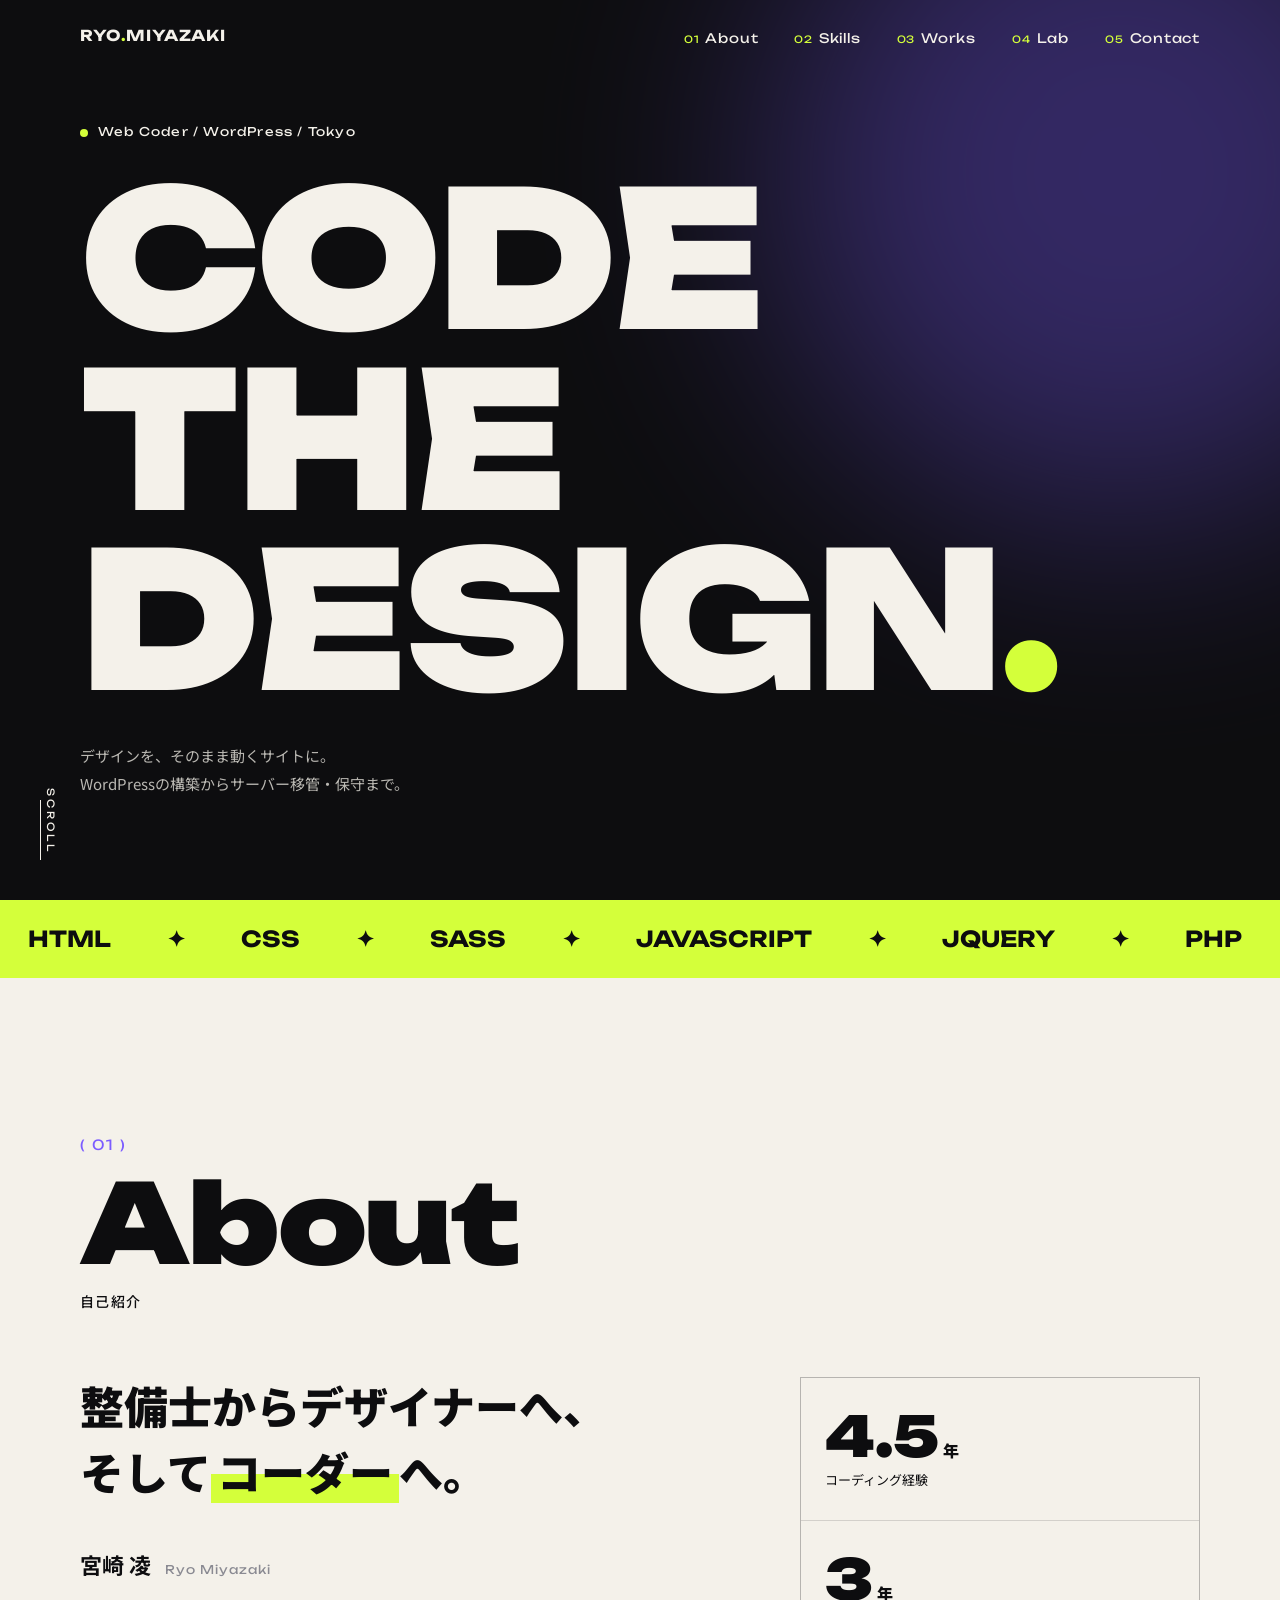
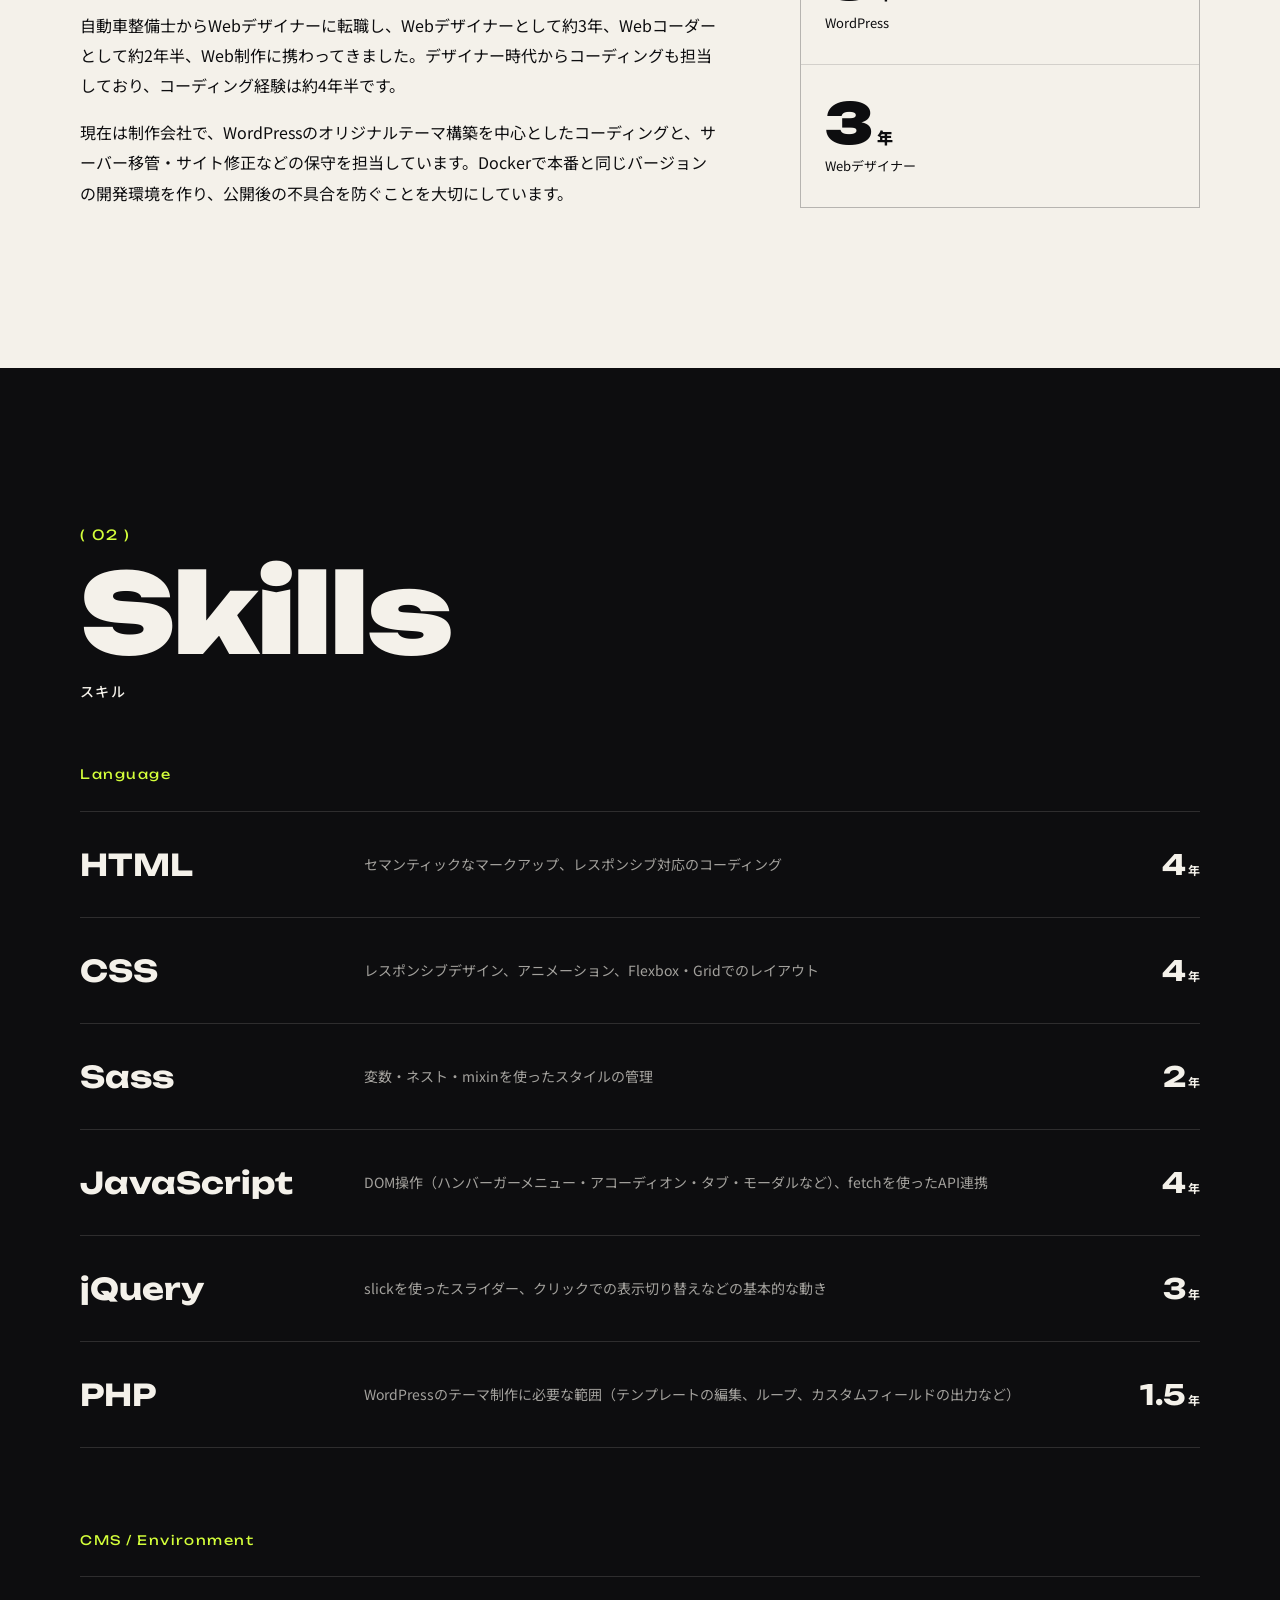
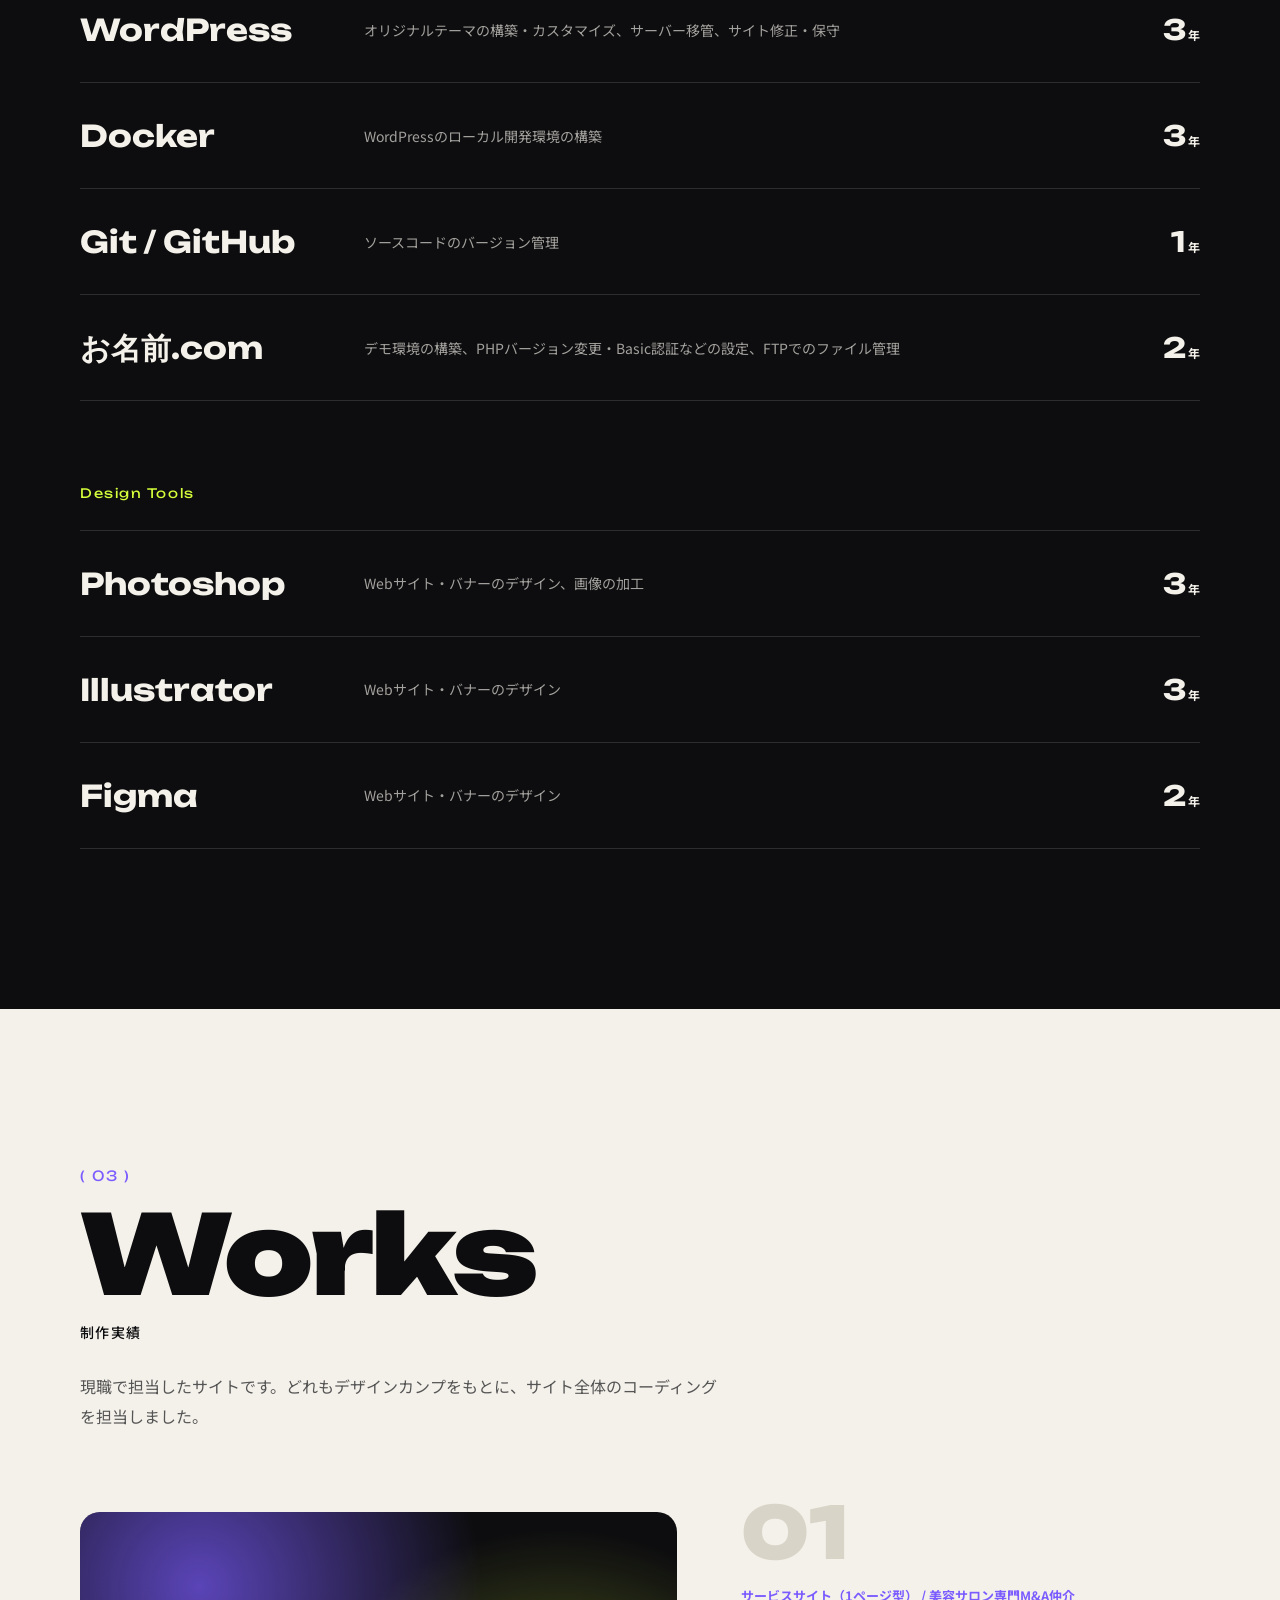
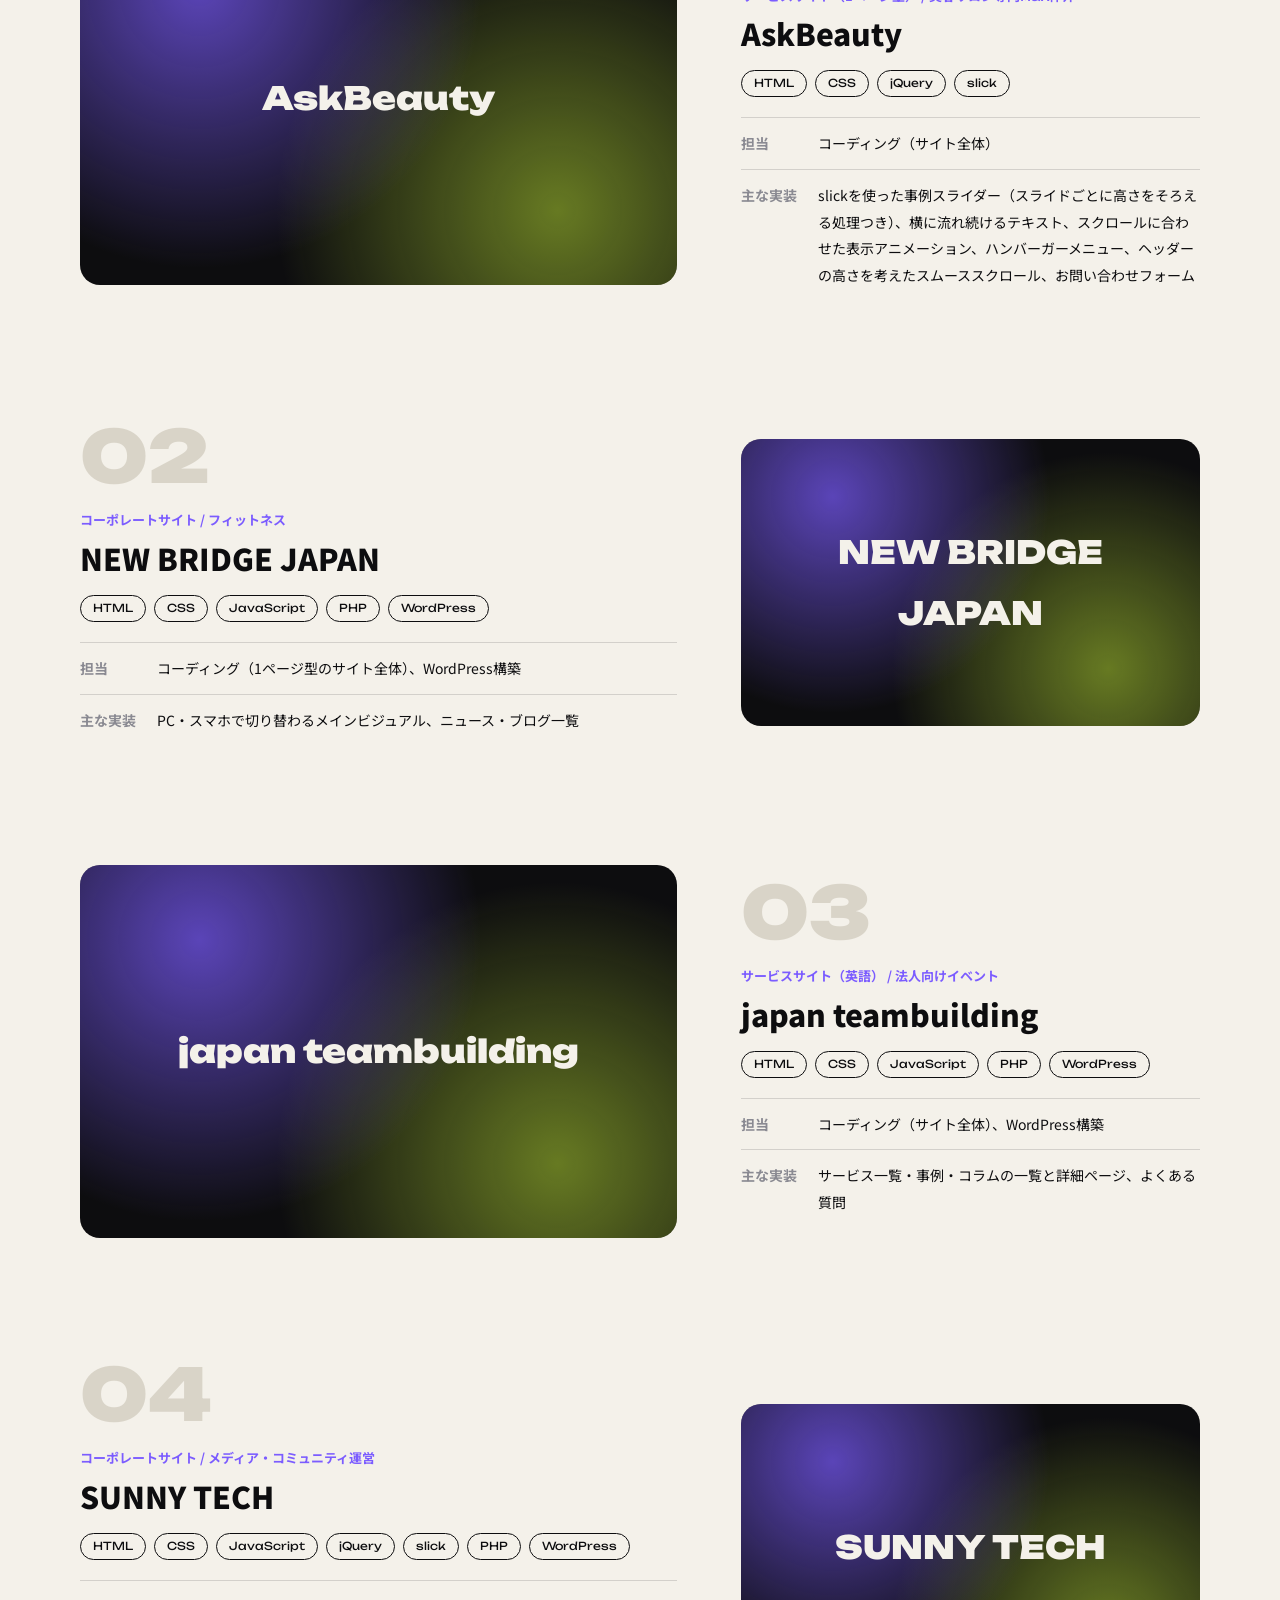
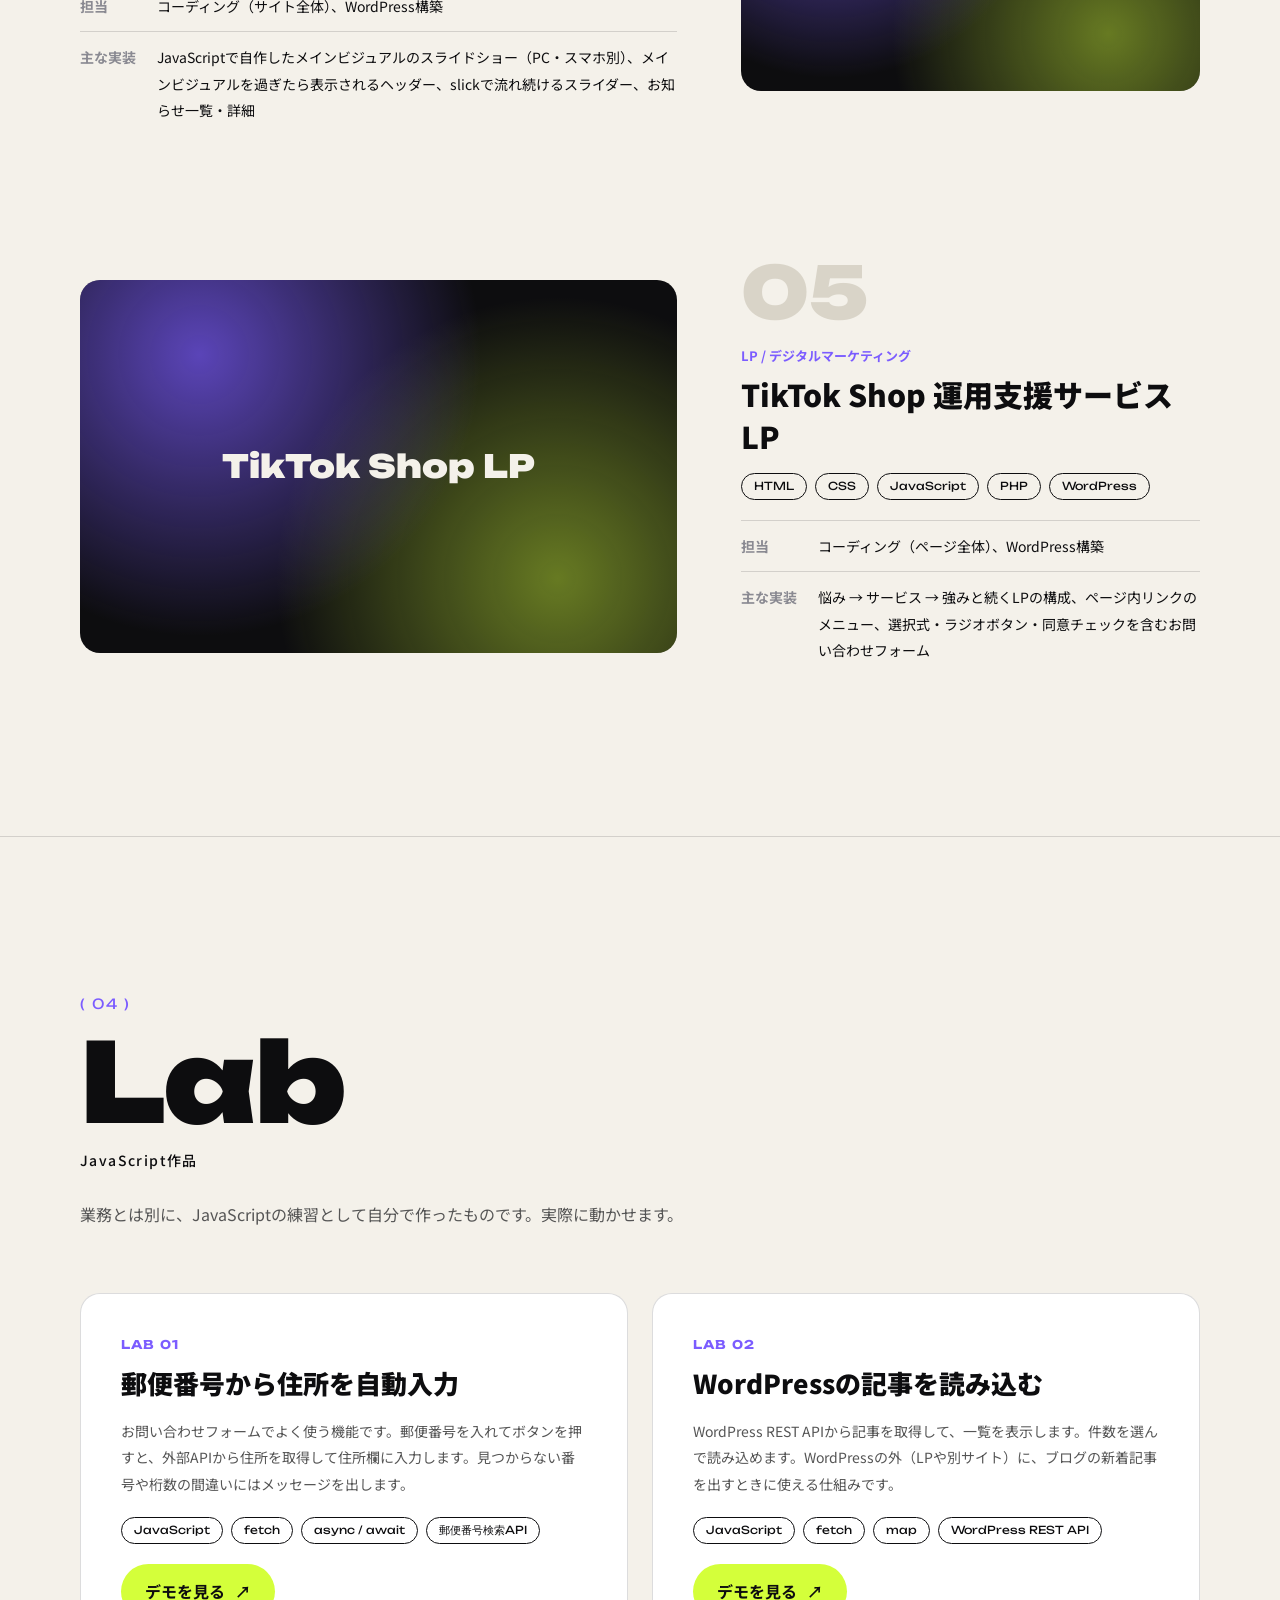
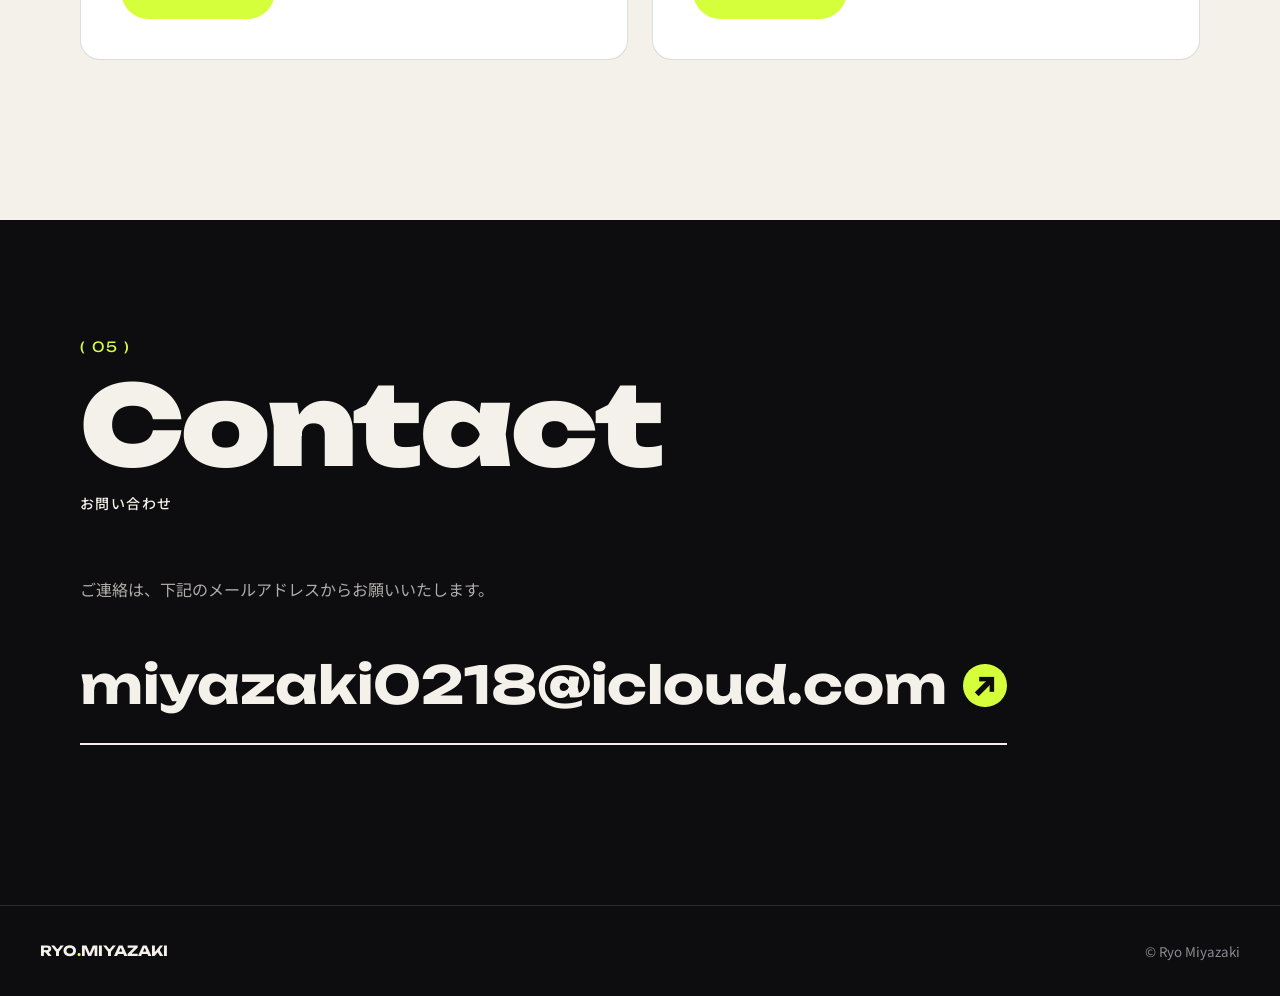
<file: index.html>
<!DOCTYPE html>
<html lang="ja">
<head>
  <meta charset="UTF-8">
  <meta name="viewport" content="width=device-width, initial-scale=1.0">
  <meta name="robots" content="noindex, nofollow">
  <title>Portfolio | 宮崎 凌</title>
  <meta name="description" content="WordPressサイトの構築とコーディングを得意とするWebコーダー宮崎 凌のポートフォリオです。">
  <link rel="preconnect" href="https://fonts.googleapis.com">
  <link rel="preconnect" href="https://fonts.gstatic.com" crossorigin>
  <link href="https://fonts.googleapis.com/css2?family=Noto+Sans+JP:wght@400;500;700;900&family=Unbounded:wght@400;700;900&display=swap" rel="stylesheet">
  <link rel="stylesheet" href="css/style.css">
</head>
<body>

  <!-- ヘッダー -->
  <header class="header">
    <div class="header__inner">
      <a href="#top" class="header__logo">RYO<span>.</span>MIYAZAKI</a>
      <button class="header__btn" type="button" aria-label="メニュー">
        <span></span><span></span>
      </button>
      <nav class="header__nav">
        <ul>
          <li><a href="#about"><small>01</small>About</a></li>
          <li><a href="#skills"><small>02</small>Skills</a></li>
          <li><a href="#works"><small>03</small>Works</a></li>
          <li><a href="#lab"><small>04</small>Lab</a></li>
          <li><a href="#contact"><small>05</small>Contact</a></li>
        </ul>
      </nav>
    </div>
  </header>

  <main id="top">

    <!-- メインビジュアル -->
    <section class="hero">
      <div class="hero__blob" aria-hidden="true"></div>

      <div class="hero__inner">
        <p class="hero__label"><span class="dot"></span>Web Coder / WordPress / Tokyo</p>
        <h1 class="hero__title">
          <span class="hero__line"><span>CODE</span></span>
          <span class="hero__line"><span>THE</span></span>
          <span class="hero__line"><span>DESIGN<em>.</em></span></span>
        </h1>
        <p class="hero__text">デザインを、そのまま動くサイトに。<br>WordPressの構築からサーバー移管・保守まで。</p>
      </div>

      <p class="hero__scroll">SCROLL</p>
    </section>

    <!-- 流れる文字 -->
    <div class="marquee" aria-hidden="true">
      <div class="marquee__inner">
        <span>HTML</span><span>CSS</span><span>SASS</span><span>JAVASCRIPT</span><span>JQUERY</span><span>PHP</span><span>WORDPRESS</span><span>DOCKER</span><span>FIGMA</span>
        <span>HTML</span><span>CSS</span><span>SASS</span><span>JAVASCRIPT</span><span>JQUERY</span><span>PHP</span><span>WORDPRESS</span><span>DOCKER</span><span>FIGMA</span>
      </div>
    </div>

    <!-- 自己紹介 -->
    <section class="section" id="about">
      <div class="container">
        <h2 class="section__title js-reveal"><small>01</small>About<span>自己紹介</span></h2>

        <div class="about">
          <div class="about__main js-reveal">
            <p class="about__catch">整備士からデザイナーへ、<br>そして<mark>コーダー</mark>へ。</p>
            <p class="about__name">宮崎 凌<span>Ryo Miyazaki</span></p>
            <p>自動車整備士からWebデザイナーに転職し、Webデザイナーとして約3年、Webコーダーとして約2年半、Web制作に携わってきました。デザイナー時代からコーディングも担当しており、コーディング経験は約4年半です。</p>
            <p>現在は制作会社で、WordPressのオリジナルテーマ構築を中心としたコーディングと、サーバー移管・サイト修正などの保守を担当しています。Dockerで本番と同じバージョンの開発環境を作り、公開後の不具合を防ぐことを大切にしています。</p>
          </div>

          <ul class="about__nums js-reveal">
            <li><p class="about__num">4.5<small>年</small></p><p>コーディング経験</p></li>
            <li><p class="about__num">3<small>年</small></p><p>WordPress</p></li>
            <li><p class="about__num">3<small>年</small></p><p>Webデザイナー</p></li>
          </ul>
        </div>
      </div>
    </section>

    <!-- スキル -->
    <section class="section section--dark" id="skills">
      <div class="container">
        <h2 class="section__title js-reveal"><small>02</small>Skills<span>スキル</span></h2>

        <div class="skills-group js-reveal">
          <h3 class="skills-group__title">Language</h3>
          <ul class="skills">
            <li class="skill"><p class="skill__name">HTML</p><p class="skill__year">4<small>年</small></p><p class="skill__text">セマンティックなマークアップ、レスポンシブ対応のコーディング</p></li>
            <li class="skill"><p class="skill__name">CSS</p><p class="skill__year">4<small>年</small></p><p class="skill__text">レスポンシブデザイン、アニメーション、Flexbox・Gridでのレイアウト</p></li>
            <li class="skill"><p class="skill__name">Sass</p><p class="skill__year">2<small>年</small></p><p class="skill__text">変数・ネスト・mixinを使ったスタイルの管理</p></li>
            <li class="skill"><p class="skill__name">JavaScript</p><p class="skill__year">4<small>年</small></p><p class="skill__text">DOM操作（ハンバーガーメニュー・アコーディオン・タブ・モーダルなど）、fetchを使ったAPI連携</p></li>
            <li class="skill"><p class="skill__name">jQuery</p><p class="skill__year">3<small>年</small></p><p class="skill__text">slickを使ったスライダー、クリックでの表示切り替えなどの基本的な動き</p></li>
            <li class="skill"><p class="skill__name">PHP</p><p class="skill__year">1.5<small>年</small></p><p class="skill__text">WordPressのテーマ制作に必要な範囲（テンプレートの編集、ループ、カスタムフィールドの出力など）</p></li>
          </ul>
        </div>

        <div class="skills-group js-reveal">
          <h3 class="skills-group__title">CMS / Environment</h3>
          <ul class="skills">
            <li class="skill"><p class="skill__name">WordPress</p><p class="skill__year">3<small>年</small></p><p class="skill__text">オリジナルテーマの構築・カスタマイズ、サーバー移管、サイト修正・保守</p></li>
            <li class="skill"><p class="skill__name">Docker</p><p class="skill__year">3<small>年</small></p><p class="skill__text">WordPressのローカル開発環境の構築</p></li>
            <li class="skill"><p class="skill__name">Git / GitHub</p><p class="skill__year">1<small>年</small></p><p class="skill__text">ソースコードのバージョン管理</p></li>
            <li class="skill"><p class="skill__name">お名前.com</p><p class="skill__year">2<small>年</small></p><p class="skill__text">デモ環境の構築、PHPバージョン変更・Basic認証などの設定、FTPでのファイル管理</p></li>
          </ul>
        </div>

        <div class="skills-group js-reveal">
          <h3 class="skills-group__title">Design Tools</h3>
          <ul class="skills">
            <li class="skill"><p class="skill__name">Photoshop</p><p class="skill__year">3<small>年</small></p><p class="skill__text">Webサイト・バナーのデザイン、画像の加工</p></li>
            <li class="skill"><p class="skill__name">Illustrator</p><p class="skill__year">3<small>年</small></p><p class="skill__text">Webサイト・バナーのデザイン</p></li>
            <li class="skill"><p class="skill__name">Figma</p><p class="skill__year">2<small>年</small></p><p class="skill__text">Webサイト・バナーのデザイン</p></li>
          </ul>
        </div>
      </div>
    </section>

    <!-- 制作実績 -->
    <section class="section" id="works">
      <div class="container">
        <h2 class="section__title js-reveal"><small>03</small>Works<span>制作実績</span></h2>
        <p class="section__lead js-reveal">現職で担当したサイトです。どれもデザインカンプをもとに、サイト全体のコーディングを担当しました。</p>

        <ul class="works">
          <li class="work js-reveal">
            <a href="https://askbeauty.co.jp/" class="work__img" target="_blank" rel="noopener">
              <span class="work__noimg">AskBeauty</span>
              <span class="work__view">VIEW SITE ↗</span>
            </a>
            <div class="work__body">
              <p class="work__num">01</p>
              <p class="work__cat">サービスサイト（1ページ型） / 美容サロン専門M&amp;A仲介</p>
              <h3 class="work__title">AskBeauty</h3>
              <ul class="work__tags"><li>HTML</li><li>CSS</li><li>jQuery</li><li>slick</li></ul>
              <dl class="work__data">
                <div><dt>担当</dt><dd>コーディング（サイト全体）</dd></div>
                <div><dt>主な実装</dt><dd>slickを使った事例スライダー（スライドごとに高さをそろえる処理つき）、横に流れ続けるテキスト、スクロールに合わせた表示アニメーション、ハンバーガーメニュー、ヘッダーの高さを考えたスムーススクロール、お問い合わせフォーム</dd></div>
              </dl>
            </div>
          </li>


          <li class="work js-reveal">
            <a href="https://new-bj.co.jp/" class="work__img" target="_blank" rel="noopener">
              <span class="work__noimg">NEW BRIDGE JAPAN</span>
              <span class="work__view">VIEW SITE ↗</span>
            </a>
            <div class="work__body">
              <p class="work__num">02</p>
              <p class="work__cat">コーポレートサイト / フィットネス</p>
              <h3 class="work__title">NEW BRIDGE JAPAN</h3>
              <ul class="work__tags"><li>HTML</li><li>CSS</li><li>JavaScript</li><li>PHP</li><li>WordPress</li></ul>
              <dl class="work__data">
                <div><dt>担当</dt><dd>コーディング（1ページ型のサイト全体）、WordPress構築</dd></div>
                <div><dt>主な実装</dt><dd>PC・スマホで切り替わるメインビジュアル、ニュース・ブログ一覧</dd></div>
              </dl>
            </div>
          </li>

          <li class="work js-reveal">
            <a href="https://japan-teambuilding.com/" class="work__img" target="_blank" rel="noopener">
              <span class="work__noimg">japan teambuilding</span>
              <span class="work__view">VIEW SITE ↗</span>
            </a>
            <div class="work__body">
              <p class="work__num">03</p>
              <p class="work__cat">サービスサイト（英語） / 法人向けイベント</p>
              <h3 class="work__title">japan teambuilding</h3>
              <ul class="work__tags"><li>HTML</li><li>CSS</li><li>JavaScript</li><li>PHP</li><li>WordPress</li></ul>
              <dl class="work__data">
                <div><dt>担当</dt><dd>コーディング（サイト全体）、WordPress構築</dd></div>
                <div><dt>主な実装</dt><dd>サービス一覧・事例・コラムの一覧と詳細ページ、よくある質問</dd></div>
              </dl>
            </div>
          </li>

          <li class="work js-reveal">
            <a href="https://sunny-tech.jp/" class="work__img" target="_blank" rel="noopener">
              <span class="work__noimg">SUNNY TECH</span>
              <span class="work__view">VIEW SITE ↗</span>
            </a>
            <div class="work__body">
              <p class="work__num">04</p>
              <p class="work__cat">コーポレートサイト / メディア・コミュニティ運営</p>
              <h3 class="work__title">SUNNY TECH</h3>
              <ul class="work__tags"><li>HTML</li><li>CSS</li><li>JavaScript</li><li>jQuery</li><li>slick</li><li>PHP</li><li>WordPress</li></ul>
              <dl class="work__data">
                <div><dt>担当</dt><dd>コーディング（サイト全体）、WordPress構築</dd></div>
                <div><dt>主な実装</dt><dd>JavaScriptで自作したメインビジュアルのスライドショー（PC・スマホ別）、メインビジュアルを過ぎたら表示されるヘッダー、slickで流れ続けるスライダー、お知らせ一覧・詳細</dd></div>
              </dl>
            </div>
          </li>

          <li class="work js-reveal">
            <a href="https://rokujigen.co.jp/tiktok-shop/" class="work__img" target="_blank" rel="noopener">
              <span class="work__noimg">TikTok Shop LP</span>
              <span class="work__view">VIEW SITE ↗</span>
            </a>
            <div class="work__body">
              <p class="work__num">05</p>
              <p class="work__cat">LP / デジタルマーケティング</p>
              <h3 class="work__title">TikTok Shop 運用支援サービス LP</h3>
              <ul class="work__tags"><li>HTML</li><li>CSS</li><li>JavaScript</li><li>PHP</li><li>WordPress</li></ul>
              <dl class="work__data">
                <div><dt>担当</dt><dd>コーディング（ページ全体）、WordPress構築</dd></div>
                <div><dt>主な実装</dt><dd>悩み → サービス → 強みと続くLPの構成、ページ内リンクのメニュー、選択式・ラジオボタン・同意チェックを含むお問い合わせフォーム</dd></div>
              </dl>
            </div>
          </li>
        </ul>
      </div>
    </section>

    <!-- JS作品 -->
    <section class="section section--line" id="lab">
      <div class="container">
        <h2 class="section__title js-reveal"><small>04</small>Lab<span>JavaScript作品</span></h2>
        <p class="section__lead js-reveal">業務とは別に、JavaScriptの練習として自分で作ったものです。実際に動かせます。</p>

        <ul class="labs">
          <li class="lab js-reveal">
            <p class="lab__num">LAB 01</p>
            <h3 class="lab__title">郵便番号から住所を自動入力</h3>
            <p class="lab__text">お問い合わせフォームでよく使う機能です。郵便番号を入れてボタンを押すと、外部APIから住所を取得して住所欄に入力します。見つからない番号や桁数の間違いにはメッセージを出します。</p>
            <ul class="work__tags"><li>JavaScript</li><li>fetch</li><li>async / await</li><li>郵便番号検索API</li></ul>
            <a href="demos/zipcode.html" class="lab__link" target="_blank" rel="noopener">デモを見る<span>↗</span></a>
          </li>

          <li class="lab js-reveal">
            <p class="lab__num">LAB 02</p>
            <h3 class="lab__title">WordPressの記事を読み込む</h3>
            <p class="lab__text">WordPress REST APIから記事を取得して、一覧を表示します。件数を選んで読み込めます。WordPressの外（LPや別サイト）に、ブログの新着記事を出すときに使える仕組みです。</p>
            <ul class="work__tags"><li>JavaScript</li><li>fetch</li><li>map</li><li>WordPress REST API</li></ul>
            <a href="demos/wp-posts.html" class="lab__link" target="_blank" rel="noopener">デモを見る<span>↗</span></a>
          </li>
        </ul>
      </div>
    </section>

    <!-- 連絡先 -->
    <section class="contact" id="contact">
      <div class="container">
        <h2 class="section__title js-reveal"><small>05</small>Contact<span>お問い合わせ</span></h2>
        <p class="contact__text js-reveal">ご連絡は、下記のメールアドレスからお願いいたします。</p>
        <a href="mailto:miyazaki0218@icloud.com" class="contact__mail js-reveal">miyazaki0218@icloud.com<span>↗</span></a>
      </div>
    </section>

  </main>

  <footer class="footer">
    <p class="footer__logo">RYO<span>.</span>MIYAZAKI</p>
    <small>&copy; Ryo Miyazaki</small>
  </footer>

  <a href="#top" class="to-top" aria-label="ページの先頭へ">↑</a>

  <script src="js/main.js"></script>
</body>
</html>
</file>
<file: css/style.css>
@charset "UTF-8";

/* =========================================
   色・共通
========================================= */
:root {
  --black: #0d0d0f;
  --black-2: #17171b;
  --white: #f4f1ea;
  --gray: #8a8a92;
  --line: rgba(244, 241, 234, 0.14);
  --line-dark: rgba(13, 13, 15, 0.14);
  --accent: #d4ff3a;
  --accent-2: #7b5cff;
  --font-en: "Unbounded", sans-serif;
  --font-ja: "Noto Sans JP", sans-serif;
}

*,
*::before,
*::after {
  box-sizing: border-box;
}

html {
  scroll-behavior: smooth;
  scroll-padding-top: 80px;
}

body {
  margin: 0;
  color: var(--black);
  background: var(--white);
  font-family: var(--font-ja);
  font-size: 16px;
  line-height: 1.9;
  overflow-x: hidden;
}

h1, h2, h3, p, ul, dl, dd {
  margin: 0;
  padding: 0;
}

ul {
  list-style: none;
}

a {
  color: inherit;
  text-decoration: none;
}

img {
  max-width: 100%;
  height: auto;
  vertical-align: bottom;
}

::selection {
  color: var(--black);
  background: var(--accent);
}

.container {
  max-width: 1200px;
  margin: 0 auto;
  padding: 0 16px;
}

@media (min-width: 768px) {
  .container {
    padding: 0 40px;
  }
}

/* =========================================
   ヘッダー
========================================= */
.header {
  position: fixed;
  top: 0;
  left: 0;
  z-index: 100;
  width: 100%;
  color: var(--white);
  transition: background 0.4s, backdrop-filter 0.4s;
}

.header.is-scrolled {
  background: rgba(13, 13, 15, 0.7);
  backdrop-filter: blur(12px);
}

.header__inner {
  display: flex;
  justify-content: space-between;
  align-items: center;
  height: 72px;
  max-width: 1200px;
  margin: 0 auto;
  padding: 0 16px;
}

@media (min-width: 768px) {
  .header__inner {
    padding: 0 40px;
  }
}

.header__logo {
  position: relative;
  z-index: 110;
  font-family: var(--font-en);
  font-size: 15px;
  font-weight: 700;
  letter-spacing: 0.04em;
}

.header__logo span,
.footer__logo span {
  color: var(--accent);
}

.header__nav ul {
  display: flex;
  gap: 36px;
}

.header__nav a {
  position: relative;
  font-family: var(--font-en);
  font-size: 13px;
  font-weight: 400;
  letter-spacing: 0.06em;
}

.header__nav small {
  margin-right: 6px;
  color: var(--accent);
  font-size: 10px;
}

.header__nav a::after {
  content: "";
  position: absolute;
  left: 0;
  bottom: -4px;
  width: 100%;
  height: 1px;
  background: var(--accent);
  transform: scaleX(0);
  transform-origin: right;
  transition: transform 0.4s;
}

.header__nav a:hover::after {
  transform: scaleX(1);
  transform-origin: left;
}

.header__btn {
  display: none;
  position: relative;
  z-index: 110;
  width: 48px;
  height: 48px;
  padding: 0;
  background: var(--accent);
  border: none;
  border-radius: 50%;
  cursor: pointer;
}

.header__btn span {
  position: absolute;
  left: 15px;
  width: 18px;
  height: 2px;
  background: var(--black);
  transition: transform 0.4s, top 0.4s;
}

.header__btn span:nth-child(1) { top: 19px; }
.header__btn span:nth-child(2) { top: 27px; }

.header__btn.is-open span:nth-child(1) { top: 23px; transform: rotate(45deg); }
.header__btn.is-open span:nth-child(2) { top: 23px; transform: rotate(-45deg); }

@media (max-width: 767px) {
  .header__btn {
    display: block;
  }

  .header__nav {
    position: fixed;
    inset: 0;
    display: flex;
    align-items: center;
    padding: 0 24px;
    background: var(--black);
    clip-path: circle(0% at calc(100% - 40px) 36px);
    transition: clip-path 0.7s cubic-bezier(0.76, 0, 0.24, 1);
  }

  .header__nav.is-open {
    clip-path: circle(150% at calc(100% - 40px) 36px);
  }

  .header__nav ul {
    flex-direction: column;
    gap: 20px;
  }

  .header__nav a {
    font-size: 36px;
    font-weight: 700;
  }

  .header__nav small {
    display: block;
    font-size: 12px;
  }
}

/* =========================================
   メインビジュアル
========================================= */
.hero {
  position: relative;
  display: flex;
  align-items: center;
  min-height: 100vh;
  min-height: 100svh;
  padding: 120px 0 100px;
  color: var(--white);
  background: var(--black);
  overflow: hidden;
}

.hero__blob {
  position: absolute;
  top: -20%;
  right: -15%;
  width: 55vw;
  height: 55vw;
  background: var(--accent-2);
  border-radius: 50%;
  filter: blur(120px);
  opacity: 0.35;
}

.hero__inner {
  position: relative;
  width: 100%;
  max-width: 1200px;
  margin: 0 auto;
  padding: 0 16px;
}

@media (min-width: 768px) {
  .hero__inner {
    padding: 0 40px;
  }
}

.hero__label {
  display: flex;
  align-items: center;
  gap: 10px;
  margin-bottom: 24px;
  font-family: var(--font-en);
  font-size: 12px;
  letter-spacing: 0.1em;
}

.dot {
  width: 8px;
  height: 8px;
  background: var(--accent);
  border-radius: 50%;
  animation: blink 1.4s ease-in-out infinite;
}

@keyframes blink {
  50% { opacity: 0.2; }
}

.hero__title {
  font-family: var(--font-en);
  font-size: clamp(56px, 15vw, 190px);
  font-weight: 900;
  line-height: 0.95;
  letter-spacing: -0.02em;
}

.hero__line {
  display: block;
  overflow: hidden;
}

.hero__line > span {
  display: inline-block;
  transform: translateY(105%);
  animation: rise 1s cubic-bezier(0.22, 1, 0.36, 1) forwards;
}

.hero__line:nth-child(1) > span { animation-delay: 0.1s; }
.hero__line:nth-child(2) > span { animation-delay: 0.2s; }
.hero__line:nth-child(3) > span { animation-delay: 0.3s; }

@keyframes rise {
  to { transform: translateY(0); }
}

.hero__title em {
  color: var(--accent);
  font-style: normal;
}

.hero__text {
  margin-top: 32px;
  color: rgba(244, 241, 234, 0.75);
  font-size: 15px;
  opacity: 0;
  animation: fade 1s 0.7s forwards;
}

@keyframes fade {
  to { opacity: 1; }
}

.hero__scroll {
  position: absolute;
  left: 16px;
  bottom: 40px;
  font-family: var(--font-en);
  font-size: 10px;
  letter-spacing: 0.3em;
  writing-mode: vertical-rl;
}

@media (min-width: 768px) {
  .hero__scroll {
    left: 40px;
  }
}

.hero__scroll::after {
  content: "";
  display: block;
  width: 1px;
  height: 60px;
  margin: 12px auto 0;
  background: var(--white);
  animation: scroll-line 2s ease-in-out infinite;
  transform-origin: top;
}

@keyframes scroll-line {
  0% { transform: scaleY(0); }
  50% { transform: scaleY(1); transform-origin: top; }
  51% { transform-origin: bottom; }
  100% { transform: scaleY(0); transform-origin: bottom; }
}

/* =========================================
   流れる文字
========================================= */
.marquee {
  overflow: hidden;
  padding: 18px 0;
  color: var(--black);
  background: var(--accent);
}

.marquee__inner {
  display: flex;
  width: max-content;
  animation: marquee 30s linear infinite;
}

.marquee span {
  padding: 0 28px;
  font-family: var(--font-en);
  font-size: 22px;
  font-weight: 700;
  white-space: nowrap;
}

.marquee span::after {
  content: "✦";
  margin-left: 56px;
}

@keyframes marquee {
  to { transform: translateX(-50%); }
}

/* =========================================
   セクション共通
========================================= */
.section {
  padding: 120px 0;
}

@media (min-width: 768px) {
  .section {
    padding: 160px 0;
  }
}

.section--dark {
  color: var(--white);
  background: var(--black);
}

.section__title {
  margin-bottom: 64px;
  font-family: var(--font-en);
  font-size: clamp(44px, 9vw, 110px);
  font-weight: 900;
  line-height: 1;
  letter-spacing: -0.02em;
}

.section__title small {
  display: block;
  margin-bottom: 16px;
  color: var(--accent-2);
  font-size: 14px;
  font-weight: 400;
  letter-spacing: 0.1em;
}

.section--dark .section__title small {
  color: var(--accent);
}

.section__title small::before {
  content: "( ";
}

.section__title small::after {
  content: " )";
}

.section__title span {
  display: block;
  margin-top: 16px;
  font-family: var(--font-ja);
  font-size: 14px;
  font-weight: 500;
  letter-spacing: 0.1em;
}

.section__lead {
  max-width: 640px;
  margin: -32px 0 64px;
  color: #555;
}

.js-reveal {
  opacity: 0;
  transform: translateY(50px);
  transition: opacity 1s, transform 1s cubic-bezier(0.22, 1, 0.36, 1);
}

.js-reveal.is-show {
  opacity: 1;
  transform: translateY(0);
}

/* =========================================
   About
========================================= */
.about {
  display: grid;
  gap: 64px;
}

@media (min-width: 900px) {
  .about {
    grid-template-columns: 1.6fr 1fr;
    gap: 80px;
    align-items: end;
  }
}

.about__catch {
  margin-bottom: 40px;
  font-size: clamp(26px, 4vw, 44px);
  font-weight: 900;
  line-height: 1.5;
}

.about__catch mark {
  padding: 0 6px;
  color: var(--black);
  background: linear-gradient(transparent 55%, var(--accent) 55%);
}

.about__name {
  margin-bottom: 24px;
  font-size: 22px;
  font-weight: 700;
}

.about__name span {
  margin-left: 14px;
  color: var(--gray);
  font-family: var(--font-en);
  font-size: 12px;
  font-weight: 400;
  letter-spacing: 0.08em;
}

.about__main p + p {
  margin-top: 16px;
}

.about__nums {
  display: grid;
  gap: 1px;
  background: var(--line-dark);
  border: 1px solid var(--line-dark);
}

.about__nums li {
  padding: 28px 24px;
  background: var(--white);
  font-size: 13px;
  transition: background 0.3s;
}

.about__nums li:hover {
  background: var(--accent);
}

.about__num {
  font-family: var(--font-en);
  font-size: 56px;
  font-weight: 900;
  line-height: 1.1;
}

.about__num small {
  margin-left: 4px;
  font-family: var(--font-ja);
  font-size: 16px;
}

/* =========================================
   Skills
========================================= */
.skills-group + .skills-group {
  margin-top: 80px;
}

.skills-group__title {
  margin-bottom: 24px;
  color: var(--accent);
  font-family: var(--font-en);
  font-size: 13px;
  font-weight: 400;
  letter-spacing: 0.12em;
}

.skills {
  border-top: 1px solid var(--line);
}

.skill {
  position: relative;
  display: grid;
  grid-template-columns: 1fr auto;
  gap: 4px 24px;
  padding: 24px 0;
  border-bottom: 1px solid var(--line);
  transition: padding 0.4s;
}

@media (min-width: 768px) {
  .skill {
    grid-template-columns: 260px 1fr 100px;
    align-items: center;
  }
}

.skill::before {
  content: "";
  position: absolute;
  inset: 0;
  z-index: 0;
  background: var(--accent);
  transform: scaleX(0);
  transform-origin: left;
  transition: transform 0.5s cubic-bezier(0.22, 1, 0.36, 1);
}

.skill > * {
  position: relative;
  z-index: 1;
  transition: color 0.3s;
}

@media (hover: hover) {
  .skill:hover {
    padding-left: 20px;
    padding-right: 20px;
  }

  .skill:hover::before {
    transform: scaleX(1);
  }

  .skill:hover > * {
    color: var(--black);
  }
}

.skill__name {
  font-family: var(--font-en);
  font-size: clamp(20px, 3vw, 30px);
  font-weight: 700;
}

.skill__year {
  font-family: var(--font-en);
  font-size: 28px;
  font-weight: 700;
  text-align: right;
}

.skill__year small {
  margin-left: 2px;
  font-family: var(--font-ja);
  font-size: 12px;
}

.skill__text {
  grid-column: 1 / -1;
  color: rgba(244, 241, 234, 0.65);
  font-size: 14px;
}

@media (min-width: 768px) {
  .skill__text {
    grid-column: 2;
    grid-row: 1;
  }

  .skill__year {
    grid-column: 3;
  }
}

/* =========================================
   Works
========================================= */
.works {
  display: grid;
  gap: 120px;
}

.work {
  display: grid;
  gap: 32px;
}

@media (min-width: 900px) {
  .work {
    grid-template-columns: 1.3fr 1fr;
    gap: 64px;
    align-items: center;
  }

  .work:nth-child(even) .work__img {
    order: 2;
  }
}

.work__img {
  position: relative;
  display: block;
  aspect-ratio: 16 / 10;
  overflow: hidden;
  background: var(--black);
  border-radius: 20px;
}

.work__img img {
  width: 100%;
  height: 100%;
  object-fit: cover;
  object-position: top;
  transition: transform 0.8s cubic-bezier(0.22, 1, 0.36, 1);
}

.work__noimg {
  display: flex;
  justify-content: center;
  align-items: center;
  height: 100%;
  padding: 24px;
  color: var(--white);
  background:
    radial-gradient(circle at 20% 20%, rgba(123, 92, 255, 0.7), transparent 50%),
    radial-gradient(circle at 80% 80%, rgba(212, 255, 58, 0.45), transparent 50%),
    var(--black);
  font-family: var(--font-en);
  font-size: clamp(20px, 3vw, 32px);
  font-weight: 900;
  text-align: center;
  transition: transform 0.8s cubic-bezier(0.22, 1, 0.36, 1);
}

.work__view {
  position: absolute;
  right: 20px;
  bottom: 20px;
  padding: 10px 18px;
  color: var(--black);
  background: var(--accent);
  border-radius: 999px;
  font-family: var(--font-en);
  font-size: 12px;
  font-weight: 700;
  transform: translateY(20px);
  opacity: 0;
  transition: transform 0.4s, opacity 0.4s;
}

.work__img:hover img,
.work__img:hover .work__noimg {
  transform: scale(1.06);
}

.work__img:hover .work__view {
  transform: translateY(0);
  opacity: 1;
}

@media (hover: none) {
  .work__view {
    transform: none;
    opacity: 1;
  }
}

.work__num {
  color: #d9d4c8;
  font-family: var(--font-en);
  font-size: 72px;
  font-weight: 900;
  line-height: 1;
}

.work__cat {
  margin-top: 16px;
  color: var(--accent-2);
  font-size: 13px;
  font-weight: 700;
}

.work__title {
  margin: 4px 0 16px;
  font-size: clamp(22px, 3vw, 30px);
  font-weight: 900;
  line-height: 1.4;
}

.work__tags {
  display: flex;
  flex-wrap: wrap;
  gap: 8px;
  margin-bottom: 20px;
}

.work__tags li {
  padding: 2px 12px;
  border: 1px solid var(--black);
  border-radius: 999px;
  font-family: var(--font-en);
  font-size: 11px;
}

.work__data {
  font-size: 14px;
}

.work__data div {
  display: grid;
  grid-template-columns: 5.5em 1fr;
  padding: 12px 0;
  border-top: 1px solid var(--line-dark);
}

.work__data dt {
  color: var(--gray);
  font-weight: 700;
}

/* =========================================
   Lab
========================================= */
.section--line {
  border-top: 1px solid var(--line-dark);
}

.labs {
  display: grid;
  gap: 24px;
}

@media (min-width: 768px) {
  .labs {
    grid-template-columns: repeat(2, 1fr);
  }
}

.lab {
  display: flex;
  flex-direction: column;
  padding: 32px 24px;
  background: #fff;
  border: 1px solid var(--line-dark);
  border-radius: 20px;
  transition: border-color 0.3s, transform 0.3s;
}

@media (min-width: 768px) {
  .lab {
    padding: 40px;
  }
}

.lab:hover {
  border-color: var(--black);
  transform: translateY(-4px);
}

.lab__num {
  color: var(--accent-2);
  font-family: var(--font-en);
  font-size: 12px;
  font-weight: 700;
  letter-spacing: 0.1em;
}

.lab__title {
  margin: 8px 0 16px;
  font-size: clamp(20px, 2.4vw, 26px);
  font-weight: 900;
  line-height: 1.4;
}

.lab__text {
  margin-bottom: 20px;
  color: #555;
  font-size: 14px;
}

.lab__link {
  display: inline-flex;
  align-items: center;
  gap: 10px;
  align-self: flex-start;
  margin-top: auto;
  padding: 12px 24px;
  color: var(--black);
  background: var(--accent);
  border-radius: 999px;
  font-weight: 700;
  transition: background 0.3s, color 0.3s;
}

.lab__link:hover {
  color: var(--accent);
  background: var(--black);
}

/* =========================================
   Contact
========================================= */
.contact {
  position: relative;
  padding: 120px 0 160px;
  color: var(--white);
  background: var(--black);
  overflow: hidden;
}

.contact .section__title small {
  color: var(--accent);
}

.contact__text {
  margin-bottom: 32px;
  color: rgba(244, 241, 234, 0.7);
}

.contact__mail {
  display: inline-flex;
  align-items: center;
  gap: 16px;
  max-width: 100%;
  padding-bottom: 8px;
  border-bottom: 2px solid var(--white);
  font-family: var(--font-en);
  font-size: clamp(18px, 4.5vw, 52px);
  font-weight: 700;
  overflow-wrap: anywhere;
  transition: color 0.3s, border-color 0.3s;
}

.contact__mail span {
  display: inline-flex;
  justify-content: center;
  align-items: center;
  flex-shrink: 0;
  width: 1.4em;
  height: 1.4em;
  color: var(--black);
  background: var(--accent);
  border-radius: 50%;
  font-size: 0.6em;
  transition: transform 0.4s;
}

.contact__mail:hover {
  color: var(--accent);
  border-color: var(--accent);
}

.contact__mail:hover span {
  transform: rotate(45deg);
}

/* =========================================
   フッター
========================================= */
.footer {
  display: flex;
  flex-wrap: wrap;
  justify-content: space-between;
  align-items: center;
  gap: 8px;
  padding: 32px 16px;
  color: var(--gray);
  background: var(--black);
  border-top: 1px solid var(--line);
}

@media (min-width: 768px) {
  .footer {
    padding: 32px 40px;
  }
}

.footer__logo {
  color: var(--white);
  font-family: var(--font-en);
  font-size: 14px;
  font-weight: 700;
}

/* =========================================
   TOPに戻るボタン
========================================= */
.to-top {
  position: fixed;
  right: 16px;
  bottom: 16px;
  z-index: 90;
  display: flex;
  justify-content: center;
  align-items: center;
  width: 52px;
  height: 52px;
  color: var(--black);
  background: var(--accent);
  border-radius: 50%;
  font-weight: 700;
  opacity: 0;
  visibility: hidden;
  transform: translateY(20px);
  transition: opacity 0.4s, visibility 0.4s, transform 0.4s;
}

.to-top.is-show {
  opacity: 1;
  visibility: visible;
  transform: translateY(0);
}

/* =========================================
   動きを減らす設定の人には、アニメーションを止める
========================================= */
@media (prefers-reduced-motion: reduce) {
  *,
  *::before,
  *::after {
    animation-duration: 0.01ms !important;
    animation-delay: 0s !important;
    animation-iteration-count: 1 !important;
    transition-duration: 0.01ms !important;
  }

  .js-reveal {
    opacity: 1;
    transform: none;
  }
}
</file>
